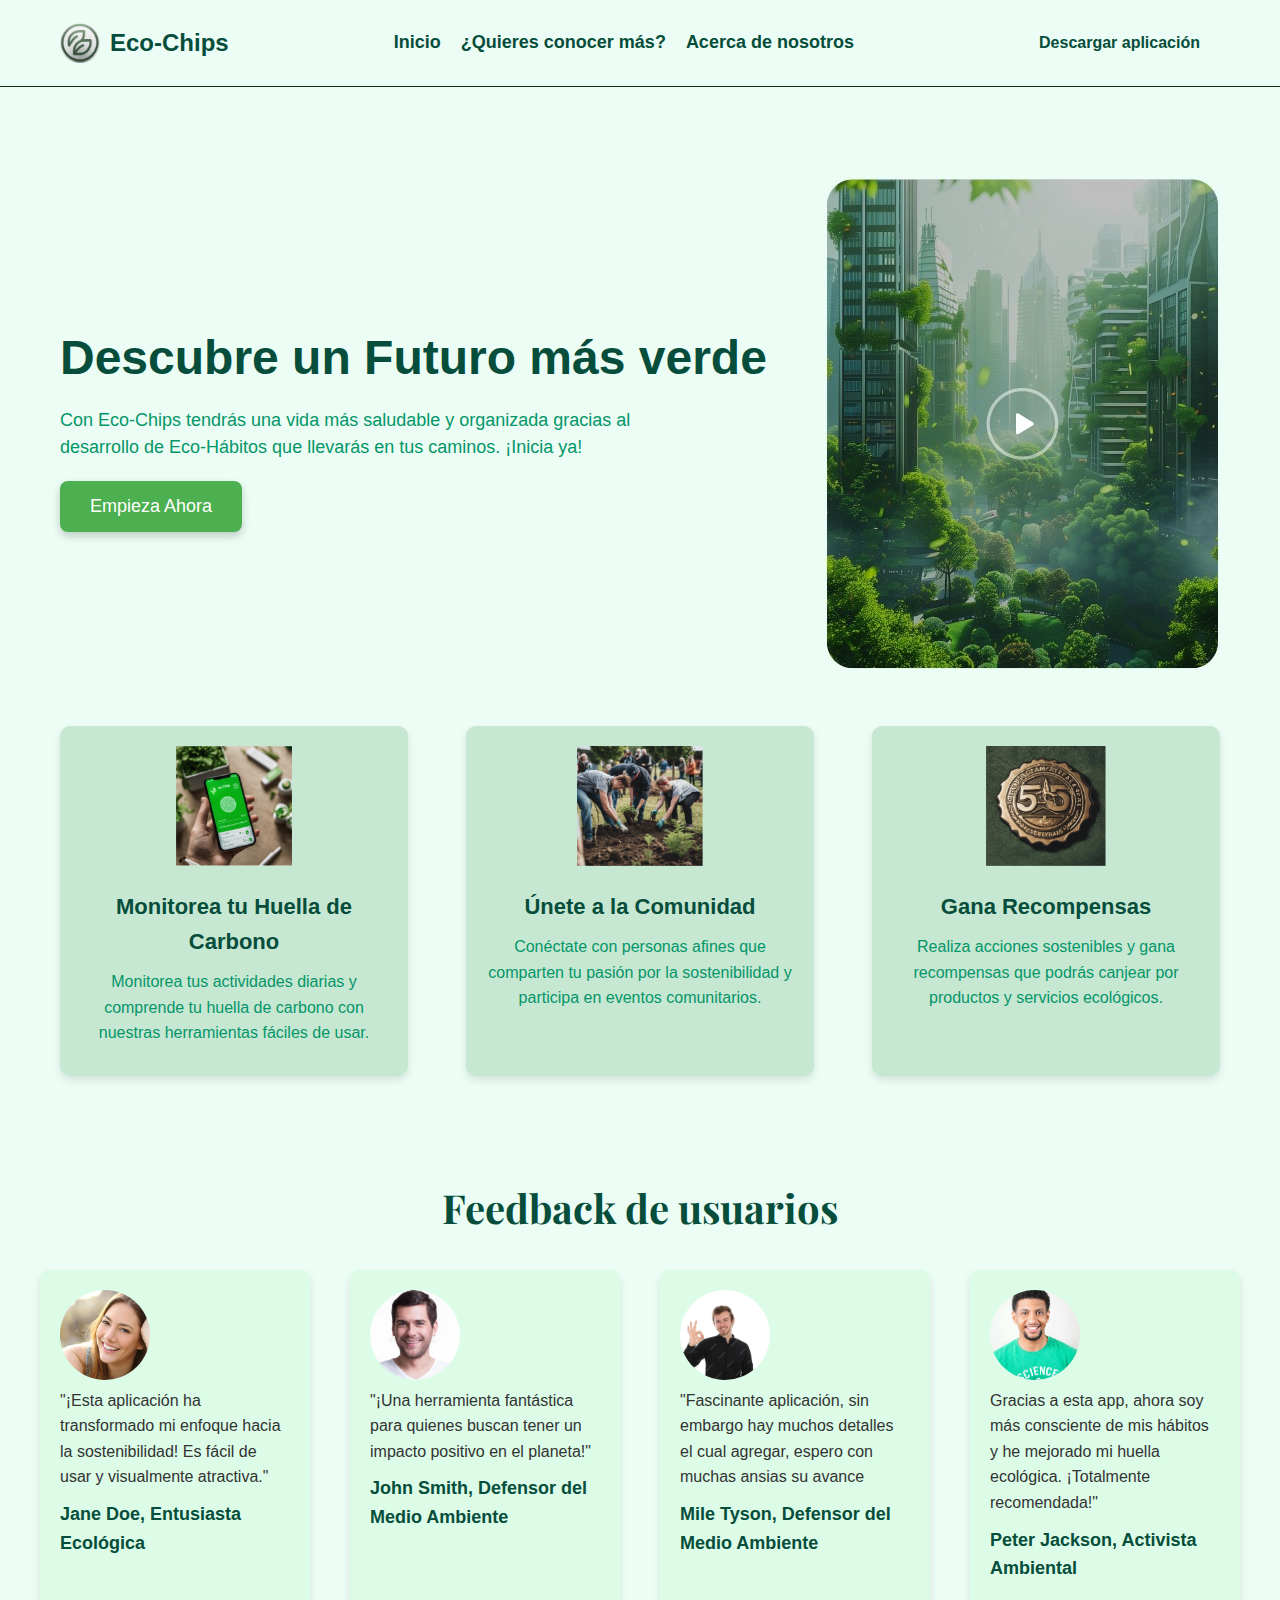
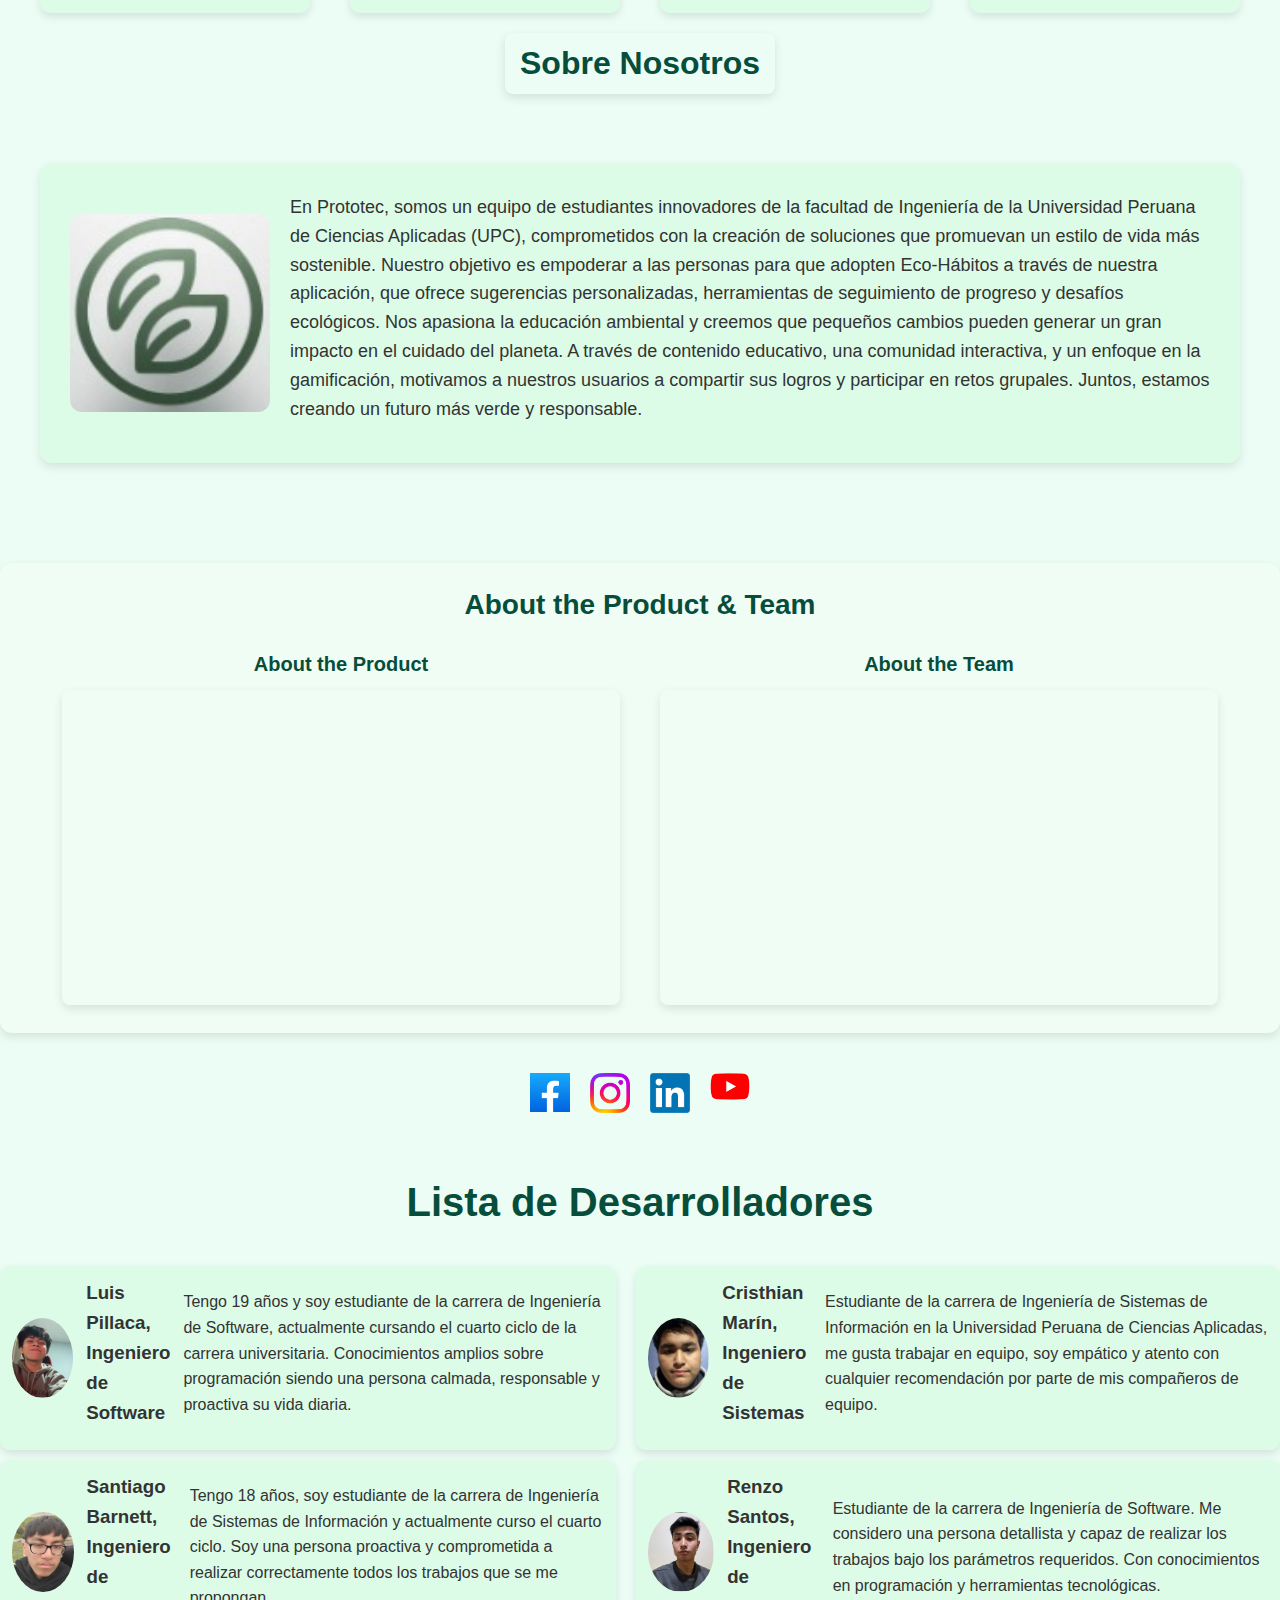
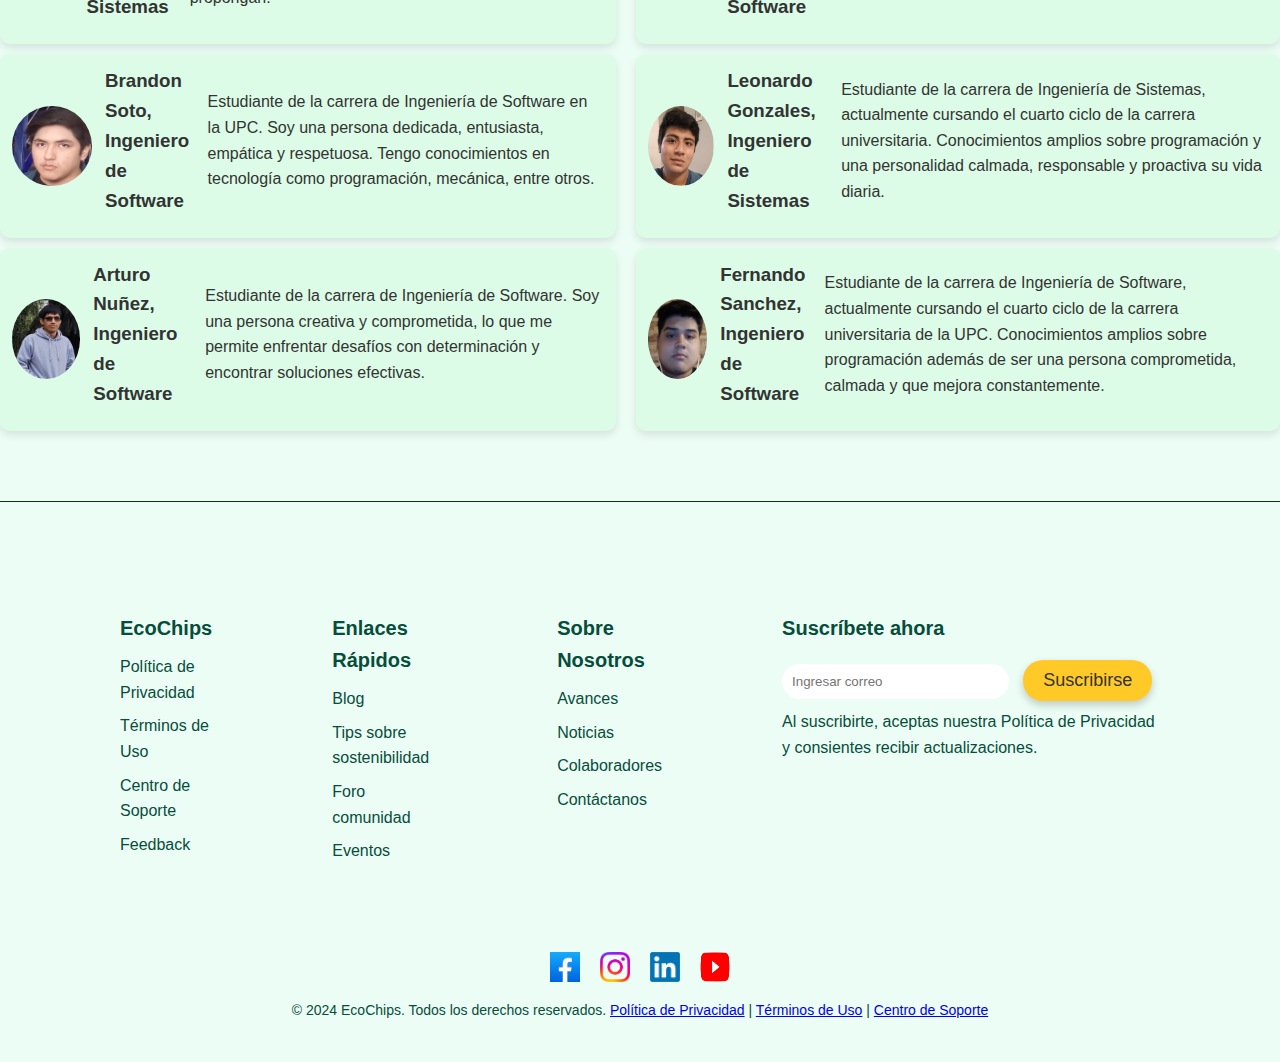
<file: index.html>
<!DOCTYPE html>
<html lang="es">
    <head>
        <meta charset="UTF-8">
        <meta name="viewport" content="width=device-width, initial-scale=1.0, maximum-scale=1.0">
        <link href="https://fonts.googleapis.com/css2?family=Playfair+Display:wght@400;700&display=swap" rel="stylesheet">
        <link rel="stylesheet" href="Assets/Styles/index.css">
        <title>EcoChips - Descubre un Futuro más Verde</title>
    </head>
    
    <body>
        <main>
            <!-- Encabezado con logo y navegación -->
            <header>
                <div class="header-container">
                    <!-- Logo y nombre del sitio -->
                    <div class="logo">
                        <img src="Assets/img/ecochips-logooo.jpg" alt="Logo de EcoChips">
                        <span>Eco-Chips</span>
                    </div>

                    <!-- Navegación principal -->
                    <nav>
                        <ul>
                            <li><a href="#">Inicio</a></li>
                            <li><a href="#" id="more">¿Quieres conocer más?</a></li>
                            <li><a href="#" id="about">Acerca de nosotros</a></li>
                        </ul>
                    </nav>

                    <!-- Botón de Descargar aplicación -->
                    <div class="download-app">
                        <a href="#" class="download-button">Descargar aplicación</a>
                    </div>
                </div>
                <hr>
            </header>
            
            <section class="Inicio-Pagina">
                <div class="Parte-1">
                    <h1>Descubre un Futuro más verde</h1>
                    <p>
                        Con Eco-Chips tendrás una vida más saludable y organizada gracias al desarrollo de Eco-Hábitos que llevarás en tus caminos. 
                        ¡Inicia ya!
                    </p>
                    <button id="abrirModal">Empieza Ahora</button>
                </div>

                <div id="modal" class="modal">
                    <div class="contenido-modal">
                        <span class="cerrar">&times;</span>
                        <!-- Formulario de Login -->
                        <div id="formularioLogin">
                            <h2>Iniciar Sesión</h2>
                            <form id="loginForm" novalidate>
                                <label for="correo">Correo Electrónico:</label>
                                <input type="email" id="correo" placeholder="ejemplo@gmail.com" required>
                                <label for="contraseña">Contraseña:</label>
                                <input 
                                    type="password" 
                                    id="contraseña" 
                                    placeholder="Mínimo 8 caracteres" 
                                    pattern=".{8,}" 
                                    title="La contraseña debe tener al menos 8 caracteres." 
                                    required>
                                <button type="submit">Iniciar Sesión</button>
                                <p id="errorLogin" class="mensaje-error" style="display:none;">Por favor, revisa tus credenciales.</p>
                            </form>
                            <p>¿No tienes cuenta? <a href="#" id="cambiarARegistro" type="button">Regístrate acá</a></p>
                        </div>
                        <!-- Formulario de Registro -->
                        <div id="formularioRegistro" style="display: none;">
                            <h2>Registrarse</h2>
                            <form id="registerForm" novalidate>
                                <label for="nombre">Nombre Completo:</label>
                                <input type="text" id="nombre" placeholder="Nombre y Apellido" required>
                                <label for="correoRegistro">Correo Electrónico:</label>
                                <input 
                                    type="email" 
                                    id="correoRegistro" 
                                    placeholder="ejemplo@gmail.com" 
                                    pattern="[a-z0-9._%+-]+@[a-z0-9.-]+\.[a-z]{2,}$" 
                                    title="Introduce un correo válido (ejemplo@gmail.com)." 
                                    required>
                                <label for="contraseñaRegistro">Contraseña:</label>
                                <input 
                                    type="password" 
                                    id="contraseñaRegistro" 
                                    placeholder="Mínimo 8 caracteres, 1 mayúscula, 1 número"
                                    pattern="(?=.*\d)(?=.*[a-z])(?=.*[A-Z]).{8,}" 
                                    title="La contraseña debe tener al menos 8 caracteres, una mayúscula y un número." 
                                    required>
                                <label for="confirmarContraseña">Confirmar Contraseña:</label>
                                <input 
                                    type="password" 
                                    id="confirmarContraseña" 
                                    placeholder="Repite tu contraseña" 
                                    required>
                                <p id="errorRegistro" class="mensaje-error" style="display:none;">Las contraseñas no coinciden.</p>
                                <button type="submit">Crear Cuenta</button>
                            </form>
                            <p>¿Ya tienes una cuenta? <a href="#" id="cambiarALogin" type="button">Inicia Sesión acá</a></p>
                        </div>
                    </div>
                </div>

                <div class="Parte-2">
                    <img src="Assets/img/ciudad_verde.jpg" alt="">
                </div>
            </section>

            <!-- Sección principal -->
            <section class="main-section">
                <div class="card-container">
                    <div class="card">
                        <img src="Assets/img/telefono-ecochips.jpg" alt="Huella de Carbono">
                        <h3>Monitorea tu Huella de Carbono</h3>
                        <p>Monitorea tus actividades diarias y comprende tu huella de carbono con nuestras herramientas fáciles de usar.</p>
                    </div>
                    <div class="card">
                        <img src="Assets/img/plantando-arbol.jpg" alt="Únete a la Comunidad">
                        <h3>Únete a la Comunidad</h3>
                        <p>Conéctate con personas afines que comparten tu pasión por la sostenibilidad y participa en eventos comunitarios.</p>
                    </div>
                    <div class="card">
                        <img src="Assets/img/monedarecompensa.jpg" alt="Gana Recompensas">
                        <h3>Gana Recompensas</h3>
                        <p>Realiza acciones sostenibles y gana recompensas que podrás canjear por productos y servicios ecológicos.</p>
                    </div>
                </div>
            </section>
        
            <!-- Feedback de usuarios -->
            <section class="feedback-section">
                <h2>Feedback de usuarios</h2>
                <div class="feedback-container">
                    <div class="feedback-card">
                        <img src="Assets/img/jane-doe.jpg" alt="Jane Doe" class="feedback-img">
                        <div class="feedback-info">
                            <p>"¡Esta aplicación ha transformado mi enfoque hacia la sostenibilidad! Es fácil de usar y visualmente atractiva."</p>
                            <h4>Jane Doe, Entusiasta Ecológica</h4>
                        </div>
                    </div>
                    <div class="feedback-card">
                        <img src="Assets/img/john-smith.jpg" alt="John Smith" class="feedback-img">
                        <div class="feedback-info">
                            <p>"¡Una herramienta fantástica para quienes buscan tener un impacto positivo en el planeta!"</p>
                            <h4>John Smith, Defensor del Medio Ambiente</h4>
                        </div>
                    </div>
                    <div class="feedback-card">
                        <img src="Assets/img/Hombre.jpg" alt="Mile Tyson" class="feedback-img">
                        <div class="feedback-info">
                            <p>"Fascinante aplicación, sin embargo hay muchos detalles el cual agregar, espero con muchas ansias su avance</p>
                            <h4>Mile Tyson, Defensor del Medio Ambiente</h4>    
                        </div>
                    </div>
                    <div class="feedback-card">
                        <img src="Assets/img/Peter.jpg" alt="Peter Jackson" class="feedback-img">
                        <div class="feedback-info">
                            <p>Gracias a esta app, ahora soy más consciente de mis hábitos y he mejorado mi huella ecológica. ¡Totalmente recomendada!"</p>
                            <h4>Peter Jackson, Activista Ambiental</h4>
                        </div>
                    </div>
                </div>
            </section>
        
            <section class="SobreNosotros-section">
                <div class="SobreNosotros-box">
                    <img src="Assets/img/ecochips-logooo.jpg" alt="Eco-Chips Logo" class="EcoChips-logo">
                    <div class="SobreNosotros-text">
                        <h2>Sobre Nosotros</h2>
                        <p>
                            En Prototec, somos un equipo de estudiantes innovadores de la facultad de Ingeniería de la Universidad Peruana de Ciencias Aplicadas (UPC), 
                            comprometidos con la creación de soluciones que promuevan un estilo de vida más sostenible. Nuestro objetivo es empoderar a las personas para 
                            que adopten Eco-Hábitos a través de nuestra aplicación, que ofrece sugerencias personalizadas, herramientas de seguimiento de progreso y desafíos 
                            ecológicos.
                            Nos apasiona la educación ambiental y creemos que pequeños cambios pueden generar un gran impacto en el cuidado del planeta. A través de contenido 
                            educativo, una comunidad interactiva, y un enfoque en la gamificación, motivamos a nuestros usuarios a compartir sus logros y participar en retos 
                            grupales. Juntos, estamos creando un futuro más verde y responsable.
                        </p>
                    </div>
                </div>
            </section>
            <section class="videos-section">
                <h2>About the Product & Team</h2>
                <div class="video-container">
                    <div class="video-box">
                        <h3>About the Product</h3>
                        <iframe width="560" height="315" src="https://www.youtube.com/embed/2sAJfvCYBfc" title="About the Product" frameborder="0" allow="accelerometer; autoplay; clipboard-write; encrypted-media; gyroscope; picture-in-picture" allowfullscreen></iframe>
                    </div>
                    <div class="video-box">
                        <h3>About the Team</h3>
                        <iframe width="560" height="315" src="https://www.youtube.com/embed/A03yRfdCyDk" title="About the Team" frameborder="0" allow="accelerometer; autoplay; clipboard-write; encrypted-media; gyroscope; picture-in-picture" allowfullscreen></iframe>
                    </div>
                </div>                                          
            </section>
            
            <footer>
                <div class="logos-sociales">
                        <a href="https://www.facebook.com/profile.php?id=61568645767958" target="_blank">
                            <img src="Assets/img/facebooklogo.jpg" alt="Facebook" />
                        </a>
                        <a href="https://www.instagram.com/eco_chips_sx48/" target="_blank">
                            <img src="Assets/img/Instagram-logo-PNG-small-size.png" alt="Instagram" />
                        </a>
                        <a href="https://www.linkedin.com/in/eco-chips-barnett-urtecho-0453a4339/" target="_blank">
                            <img src="Assets/img/Linkedln.png" alt="LinkedIn" />
                        </a>
                        <a href="https://www.youtube.com/channel/UCNMQtIykydNEZrpLq8xLLiQ" target="_blank">
                            <img src="Assets/img/yt-logo.png" alt="Youtube" />
                        </a>

                </div>
            </footer>
        
            <section class="Desarrolladores-section">
                <h2>Lista de Desarrolladores</h2>
                <div class="Lista">
                    <div class="Columna">
                        <div class="BoxDesarrolladores">
                            <img src="Assets/img/luis pillaca.jpg" alt="Luis Pillaca">
                            <h3>Luis Pillaca, Ingeniero de Software</h3>
                            <p>Tengo 19 años y soy estudiante de la carrera de Ingeniería de Software, actualmente cursando el cuarto ciclo de la carrera universitaria. Conocimientos amplios sobre programación siendo una persona calmada, responsable y proactiva su vida diaria.</p>
                        </div>
                        <div class="BoxDesarrolladores">
                            <img src="Assets/img/santiago barnett.jpg" alt="Santiago Barnett">
                            <h3>Santiago Barnett, Ingeniero de Sistemas</h3>
                            <p>Tengo 18 años, soy estudiante de la carrera de Ingeniería de Sistemas de Información y actualmente curso el cuarto ciclo. Soy una persona proactiva y comprometida a realizar correctamente todos los trabajos que se me propongan.</p>
                        </div>
                        <div class="BoxDesarrolladores">
                            <img src="Assets/img/brandon soto.jpg" alt="Brandon Soto">
                            <h3>Brandon Soto, Ingeniero de Software</h3>
                            <p>Estudiante de la carrera de Ingeniería de Software en la UPC. Soy una persona dedicada, entusiasta, empática y respetuosa. Tengo conocimientos en tecnología como programación, mecánica, entre otros.</p>
                        </div>
                        <div class="BoxDesarrolladores">
                            <img src="Assets/img/andy nuñez.jpg" alt="Arturo Nuñez">
                            <h3>Arturo Nuñez, Ingeniero de Software</h3>
                            <p>Estudiante de la carrera de Ingeniería de Software. Soy una persona creativa y comprometida, lo que me permite enfrentar desafíos con determinación y encontrar soluciones efectivas.</p>
                        </div>
                    </div>
                    <div class="Columna">
                        <div class="BoxDesarrolladores">
                            <img src="Assets/img/christian marin.jpg" alt="Cristhian Marín">
                            <h3>Cristhian Marín, Ingeniero de Sistemas</h3>
                            <p>Estudiante de la carrera de Ingeniería de Sistemas de Información en la Universidad Peruana de Ciencias Aplicadas, me gusta trabajar en equipo, soy empático y atento con cualquier recomendación por parte de mis compañeros de equipo.</p>
                        </div>
                        <div class="BoxDesarrolladores">
                            <img src="Assets/img/renzo santos.jpg" alt="Renzo Santos">
                            <h3>Renzo Santos, Ingeniero de Software</h3>
                            <p>Estudiante de la carrera de Ingeniería de Software. Me considero una persona detallista y capaz de realizar los trabajos bajo los parámetros requeridos. Con conocimientos en programación y herramientas tecnológicas.</p>
                        </div>
                        <div class="BoxDesarrolladores">
                            <img src="Assets/img/leonardo gonzales.jpg" alt="Leonardo Gonzales">
                            <h3>Leonardo Gonzales, Ingeniero de Sistemas</h3>
                            <p>Estudiante de la carrera de Ingeniería de Sistemas, actualmente cursando el cuarto ciclo de la carrera universitaria. Conocimientos amplios sobre programación y una personalidad calmada, responsable y proactiva su vida diaria.</p>
                        </div>
                        <div class="BoxDesarrolladores">
                            <img src="Assets/img/fernando sanchez.jpg" alt="Fernando Sanchez">
                            <h3>Fernando Sanchez, Ingeniero de Software</h3>
                            <p>Estudiante de la carrera de Ingeniería de Software, actualmente cursando el cuarto ciclo de la carrera universitaria de la UPC. Conocimientos amplios sobre programación además de ser una persona comprometida, calmada y que mejora constantemente.</p>
                        </div>
                    </div>
                </div>
            </section>
            <hr>
            <!-- Footer -->
            <footer class="footer-section">
                <div class="footer-content">
                    <div class="footer-column">
                        <h4>EcoChips</h4>
                        <ul>
                            <li><a href="privacidad.html">Política de Privacidad</a></li>
                            <li><a href="terminos.html">Términos de Uso</a></li>
                            <li><a href="soporte.html">Centro de Soporte</a></li>
                            <li><a id="feed" href="#">Feedback</a></li>
                        </ul>
                    </div>
                    <div class="footer-column">
                        <h4>Enlaces Rápidos</h4>
                        <ul>
                            <li><a href="https://sostenibleosustentable.com/es/derechos-sociales/blogs-sobre-sostenibilidad-mas-interesantes/" target="_blank">Blog</a></li>
                            <li><a href="https://www.conservation.org/la-naturaleza-nos-habla/tips-para-una-vida-sostenible" target="_blank">Tips sobre sostenibilidad</a></li>
                            <li><a href="#">Foro comunidad</a></li>
                            <li><a href="https://www.ostelea.com/evento-sostenible#:~:text=Un%20evento%20sostenible%20es%20aquel,responsables%20con%20los%20recursos%20naturales." target="_blank">Eventos</a></li>
                        </ul>
                    </div>
                    <div class="footer-column">
                        <h4>Sobre Nosotros</h4>
                        <ul>
                            <li><a href="https://github.com/Santibu1/IHC-Grupo-3" target="_blank">Avances</a></li>
                            <li><a href="https://elcomercio.pe/noticias/medio-ambiente/#google_vignette" target="_blank">Noticias</a></li>
                            <li><a href="https://discord.gg/4f4ncmZw" target="_blank">Colaboradores</a></li>
                            <li><a href="#" id="contact">Contáctanos</a></li>
                        </ul>
                    </div>
                    <div class="footer-column">
                        <h4>Suscríbete ahora</h4>
                        <form class="subscribe-form">
                            <input type="email" placeholder="Ingresar correo">
                            <button>Suscribirse</button>
                        </form>
                        <p>Al suscribirte, aceptas nuestra Política de Privacidad y consientes recibir actualizaciones.</p>
                    </div>
                </div>
                <div class="social-icons">
                    <a href="https://www.facebook.com/profile.php?id=61568645767958" target="_blank">
                        <img src="Assets/img/facebooklogo.jpg" alt="Facebook" />
                    </a>
                    <a href="https://www.instagram.com/eco_chips_sx48/" target="_blank">
                        <img src="Assets/img/Instagram-logo-PNG-small-size.png" alt="Instagram" />
                    </a>
                    <a href="https://www.linkedin.com/in/eco-chips-barnett-urtecho-0453a4339/" target="_blank">
                        <img src="Assets/img/Linkedln.png" alt="LinkedIn" />
                    </a>
                    <a href="https://www.youtube.com/channel/UCNMQtIykydNEZrpLq8xLLiQ" target="_blank">
                        <img src="Assets/img/yt-logo.png" alt="Youtube" />
                    </a>
                </div>
                <div class="copyright">
                    © 2024 EcoChips. Todos los derechos reservados. <a href="privacidad.html">Política de Privacidad</a> | <a href="terminos.html">Términos de Uso</a> | <a href="soporte.html">Centro de Soporte</a>
                </div>
            </footer> 
            <div class="modalcontact" id="contactmodal">
                <div class="modal-contact-contend">
                    <span class="cerrar" onclick="closeModal('contactmodal')">&times;</span>
                    <img src="Assets/img/ecochips-logooo.jpg" alt="Eco Chips Logo" class="modal-logo">
                    <h3>Eco Chips</h3>
                    <p><strong>Teléfono:</strong> (01) 2354523</p>
                    <p><strong>Dirección:</strong> Av. Benavides 201</p>
                </div>
            </div>
            <script src="Assets/Scripts/main.js"></script>
        </main>
   </body>
</html>
</file>
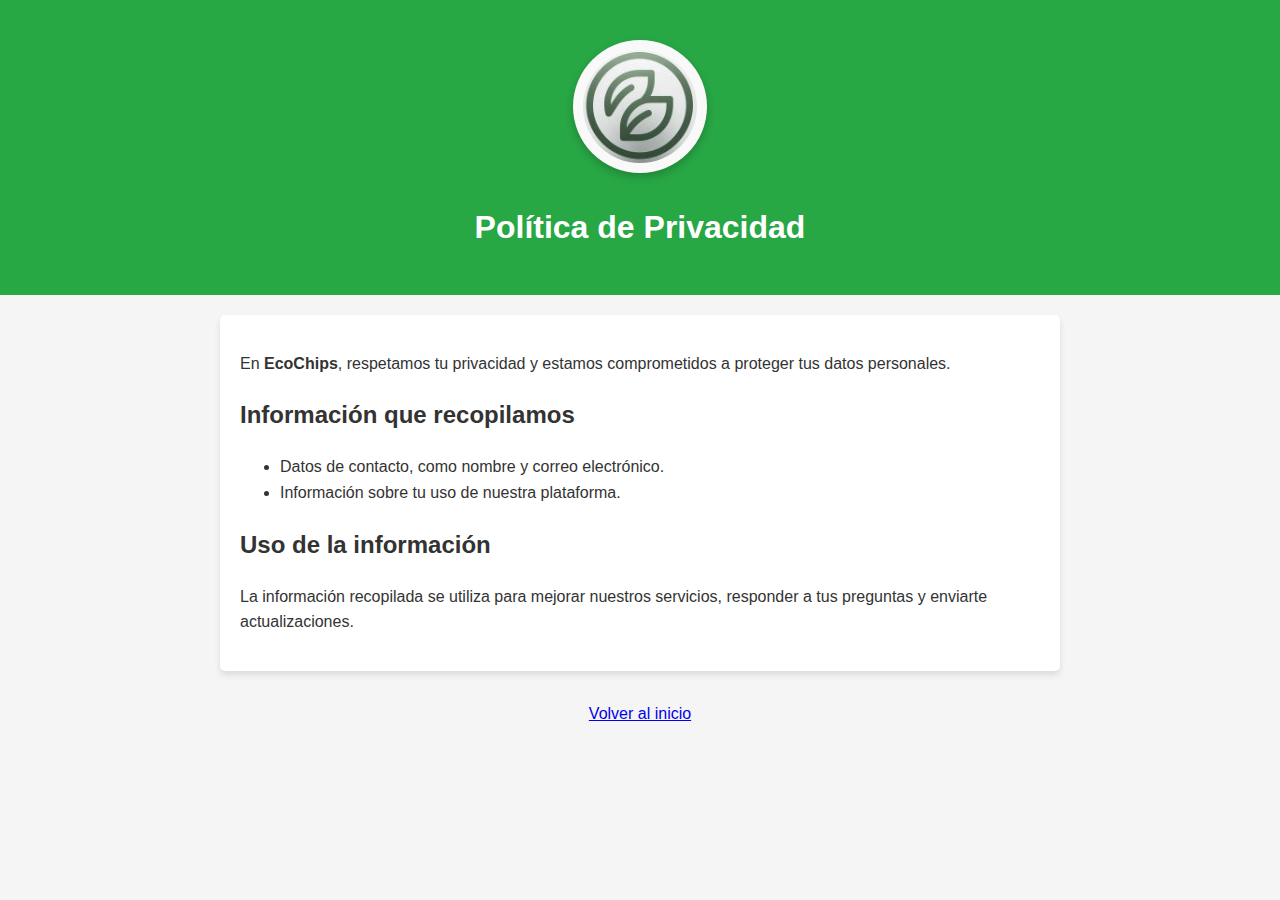
<file: privacidad.html>
<!DOCTYPE html>
<html lang="es">
<head>
    <meta charset="UTF-8">
    <meta name="viewport" content="width=device-width, initial-scale=1.0">
    <title>Política de Privacidad</title>
    <link rel="stylesheet" href="Assets/Styles/apartado.css">
</head>
<body>
    <header>
        <div class="header-container">

            <div class="logo">
                <img src="Assets/img/ecochips-logooo.jpg" alt="Logo de EcoChips">
            </div>
        <h1>Política de Privacidad</h1>
    </header>
    <main>
        <p>En <strong>EcoChips</strong>, respetamos tu privacidad y estamos comprometidos a proteger tus datos personales.</p>
        <h2>Información que recopilamos</h2>
        <ul>
            <li>Datos de contacto, como nombre y correo electrónico.</li>
            <li>Información sobre tu uso de nuestra plataforma.</li>
        </ul>
        <h2>Uso de la información</h2>
        <p>La información recopilada se utiliza para mejorar nuestros servicios, responder a tus preguntas y enviarte actualizaciones.</p>
    </main>
    <footer>
        <a href="index.html">Volver al inicio</a>
    </footer>
</body>
</html>
</file>
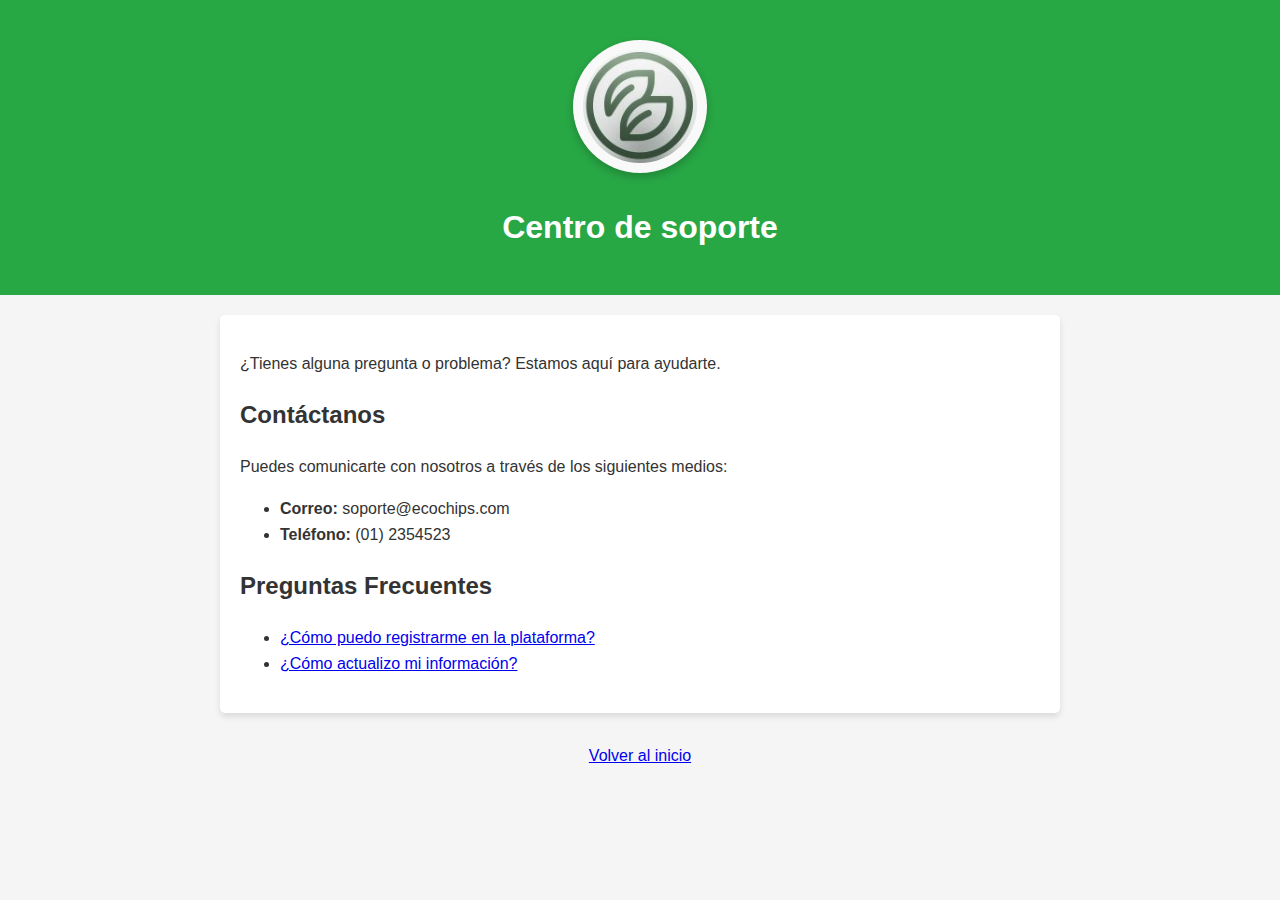
<file: soporte.html>
<!DOCTYPE html>
<html lang="es">
<head>
    <meta charset="UTF-8">
    <meta name="viewport" content="width=device-width, initial-scale=1.0">
    <title>Centro de Soporte</title>
    <link rel="stylesheet" href="Assets/Styles/apartado.css">
</head>
<body>
    <header>
        <div class="logo">
            <img src="Assets/img/ecochips-logooo.jpg" alt="Logo de EcoChips">
        </div>       
        <h1>Centro de soporte</h1>
    </header>
    <main>
        <p>¿Tienes alguna pregunta o problema? Estamos aquí para ayudarte.</p>
        <h2>Contáctanos</h2>
        <p>Puedes comunicarte con nosotros a través de los siguientes medios:</p>
        <ul>
            <li><strong>Correo:</strong> soporte@ecochips.com</li>
            <li><strong>Teléfono:</strong> (01) 2354523</li>
        </ul>
        <h2>Preguntas Frecuentes</h2>
        <ul>
            <li><a href="#">¿Cómo puedo registrarme en la plataforma?</a></li>
            <li><a href="#">¿Cómo actualizo mi información?</a></li>
        </ul>
    </main>
    <footer>
        <a href="index.html">Volver al inicio</a>
    </footer>
</body>
</html>
</file>
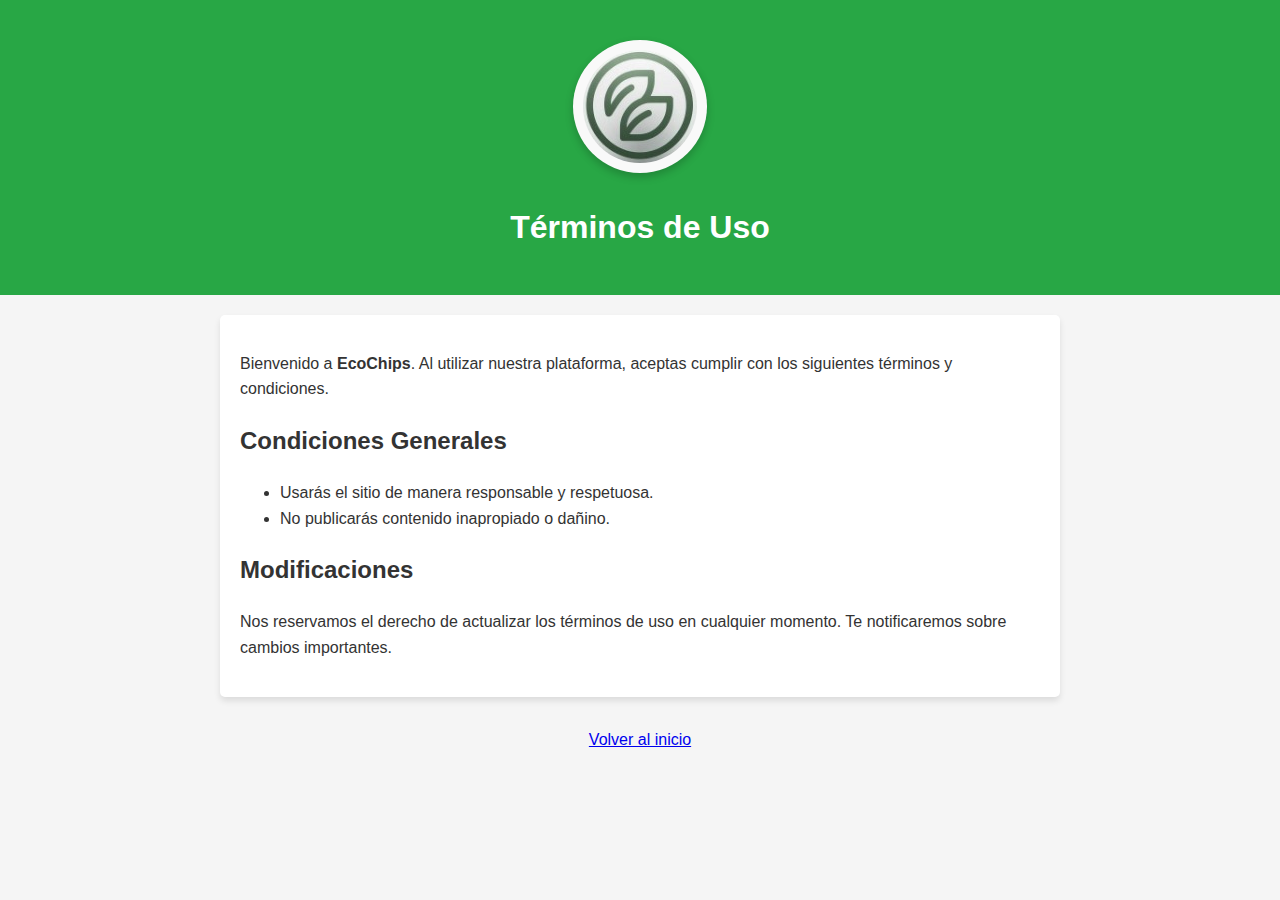
<file: terminos.html>
<!DOCTYPE html>
<html lang="es">
<head>
    <meta charset="UTF-8">
    <meta name="viewport" content="width=device-width, initial-scale=1.0">
    <title>Términos de Uso</title>
    <link rel="stylesheet" href="Assets/Styles/apartado.css">
</head>
<body>
    <header>

        <div class="logo">
            <img src="Assets/img/ecochips-logooo.jpg" alt="Logo de EcoChips">
        </div>       
        <h1>Términos de Uso</h1>
    </header>
    <main>
        <p>Bienvenido a <strong>EcoChips</strong>. Al utilizar nuestra plataforma, aceptas cumplir con los siguientes términos y condiciones.</p>
        <h2>Condiciones Generales</h2>
        <ul>
            <li>Usarás el sitio de manera responsable y respetuosa.</li>
            <li>No publicarás contenido inapropiado o dañino.</li>
        </ul>
        <h2>Modificaciones</h2>
        <p>Nos reservamos el derecho de actualizar los términos de uso en cualquier momento. Te notificaremos sobre cambios importantes.</p>
    </main>
    <footer>
        <a href="index.html">Volver al inicio</a>
    </footer>
</body>
</html>
</file>
<file: Assets/Styles/index.css>
* {
    margin: 0;
    padding: 0;
    box-sizing: border-box;
    font-family: 'Lato', sans-serif;
}

body {
    background-color: #ECFDF5;
    color: #333;
    line-height: 1.6;
}

h1, h2, h3, h4, p {
    margin-bottom: 10px;
}

/* Estilo de encabezado */
header {
    background-color: #ECFDF5;
    padding: 20px 0;
    color: #064E3B;
}

.header-container {
    display: flex;
    justify-content: space-between;
    align-items: center;
    max-width: 1200px;
    margin: 0 auto;
    padding: 0 20px;
}

.logo {
    display: flex;
    align-items: center;
}

.logo img {
    width: 40px;
    margin-right: 10px;
    border-radius: 50%; 
}

.logo span {
    font-size: 24px;
    font-weight: bold;
}

nav ul {
    list-style: none;
    display: flex;
    gap: 20px;
}

nav ul li a {
    color: #064E3B;
    text-decoration: none;
    font-size: 18px;
    font-weight: bold;
}

nav ul li a:hover {
    text-decoration: underline;
}

/* Botón de descarga */
.download-app {
    display: flex;
    align-items: center;
}

.download-button {
    background-color: #ECFDF5;
    color: #064E3B;
    padding: 10px 20px;
    border-radius: 20px;
    text-decoration: none;
    font-weight: bold;
}

.download-button:hover {
    background-color: #98b6a8;
}

/* Sección de inicio */
.Inicio-Pagina {
    display: flex;
    justify-content: space-between;
    align-items: center;
    max-width: 1200px;
    margin: 50px auto;
    padding: 0 20px;
}
.Inicio-Pagina img {
    max-width: 100%;
    height: auto;
    border-radius: 10px;
}
.Parte-1 h1 {
    font-size: 48px;
    color: #064E3B;
}

.Parte-1 p {
    font-size: 18px;
    margin-bottom: 20px;
    max-width: 600px;
    line-height: 1.5;
    justify-content: center;
    color: #059669;
}

.Parte-1 h4 {
    color: #ffffff;
    font-size: 15px;
    cursor: pointer;
    padding: 5px 20px;
    margin-right: 10px;
    width: 40%;
    border-radius: 20px;
    text-decoration: none;
    font-weight: bold;
    background-color: #65A30D
    
}
.modal {
    display: none;
    position: fixed;
    z-index: 1;
    left: 0;
    top: 0;
    width: 100%;
    height: 100%;
    overflow: auto;
    background-color: rgba(0, 0, 0, 0.5);
    transition: opacity 0.3s ease;
}

.contenido-modal {
    background-color: #fff;
    margin: 10% auto;
    padding: 20px;
    border-radius: 5px;
    width: 80%;
    max-width: 400px;
    text-align: center;
}

.cerrar {
    color: #aaa;
    float: right;
    font-size: 28px;
    font-weight: bold;
    cursor: pointer;
}

.cerrar:hover,
.cerrar:focus {
    color: black;
    text-decoration: none;
    cursor: pointer;
}

button {
    background-color: #4CAF50;
    color: white;
    padding: 15px 30px;
    border: none;
    border-radius: 8px;
    cursor: pointer;
    font-size: 18px;
    transition: background-color 0.3s, transform 0.2s, box-shadow 0.3s;
    box-shadow: 0 4px 8px rgba(0, 0, 0, 0.2); 
}

button:hover {
    background-color: #45a049;
    transform: scale(1.05); 
    box-shadow: 0 6px 12px rgba(0, 0, 0, 0.3); 
}
form input {
    width: 90%;
    padding: 10px;
    margin: 10px 0;
    border: 1px solid #ccc;
    border-radius: 5px;
}

form input.valid {
    border-color: #4CAF50;
}

form input.invalid {
    border-color: #f44336;
}

input:focus {
    border-color: #4CAF50;
    outline: none;
}

p a {
    color: #4CAF50;
    font-weight: bold;
    text-decoration: none;
}

p a:hover {
    color: #45a049;
}

.mensaje-error {
    color: red;
    font-size: 0.9em;
    margin-top: 5px;
    display: none;
    text-align: left;
}

/* Estilo para el cambio entre Login y Registro */
#formularioRegistro {
    display: none;
}

#formularioLogin {
    display: block;
}

.Parte-2 img {
    max-width: 100%;
    height: auto;
}


.SobreNosotros-section {
    background-color: #ECFDF5; 
    position: relative; 
    padding: 60px 20px; 
}

.SobreNosotros-box {
    display: flex;
    flex-direction: row; 
    align-items: center; 
    max-width: 1200px; 
    margin: 40px auto 0; 
    padding: 30px; 
    border-radius: 12px; 
    box-shadow: 0 4px 10px rgba(0, 0, 0, 0.1); 
    gap: 20px; 
    background-color: #DCFCE7; 
}
.SobreNosotros-logo {
    width: 180px; 
    height: auto;
}
.EcoChips-logo {
    width: 200px; 
    height: auto;
    border-radius: 12px; 
}

.SobreNosotros-text {
    flex: 1; 
}

.SobreNosotros-text h2 {
    position: absolute; 
    top: -30px; 
    left: 50%; 
    transform: translateX(-50%); 
    font-size: 32px; 
    font-weight: bold;
    color: #064E3B; 
    padding: 5px 15px; 
    border-radius: 8px; 
    box-shadow: 0 4px 10px rgba(0, 0, 0, 0.1); 
    font-family: 'Arial', sans-serif;
}

.SobreNosotros-text p {
    font-size: 18px; /* Tamaño del texto */
    line-height: 1.6; /* Espaciado entre líneas */
    color: #333333; /* Color del texto */
}

.logos-sociales {
    display: flex;
    justify-content: center;
    margin-top: 20px;
    background-color: #ECFDF5;
}

.logos-sociales img {
    width: 40px;
    margin: 0 10px;
    cursor: pointer;
    transition: transform 0.3s ease;

}

.logos-sociales img:hover {
    transform: scale(1.1);
}
.videos-section {
    text-align: center;
    margin: 40px auto;
    padding: 20px;
    background-color: #F0FDF4;
    border-radius: 12px;
    box-shadow: 0 4px 10px rgba(0, 0, 0, 0.1);
}

.videos-section h2 {
    font-size: 28px;
    color: #064E3B;
    margin-bottom: 20px;
}

.video-container {
    display: flex;
    justify-content: center; 
    gap: 40px; 
    flex-wrap: wrap; 
}

.video-box {
    text-align: center;
    flex: 1;
    max-width: 45%; 
}

.video-box h3 {
    font-size: 20px;
    color: #064E3B;
    margin-bottom: 10px;
}

iframe {
    width: 100%;
    max-width: 560px; 
    height: 315px;
    border-radius: 8px;
    box-shadow: 0 4px 10px rgba(0, 0, 0, 0.1);
}
/* Sección principal de tarjetas */
.main-section {
    max-width: 1200px;
    margin: 50px auto;
    padding: 0 20px;
    text-align: center;
}

.card-container {
    display: flex;
    justify-content: space-between;
    gap: 20px;
}

.card {
    background-color: #c6e7d2;
    border-radius: 10px;
    box-shadow: 0 4px 8px rgba(0, 0, 0, 0.1);
    padding: 20px;
    width: 30%;
    transition: transform 0.3s ease;
}

.card:hover {
    transform: scale(1.05);
}

.card img {
    max-width: 100%;
    height: 120px;
    margin-bottom: 15px;
    object-fit: cover;
}

.card h3 {
    font-size: 22px;
    color: #064E3B;
    margin-bottom: 10px;
}

.card p {
    font-size: 16px;
    color: #059669;
}

/* Feedback de usuarios */
.feedback-section {
    background-color: #ECFDF5;
    padding: 50px 0;
    text-align: center;
}

.feedback-section h2 {
    color: #064E3B;
    font-family: 'Playfair Display', serif;
    font-size: 2.5rem;
    margin-bottom: 30px;
}

.feedback-container {
    display: flex;
    justify-content: center;
    gap: 40px; 
    max-width: 1200px;
    margin: 0 auto;
    flex-wrap: wrap;
}

.feedback-card {
    flex: 1; 
    max-width: 300px; 
    height: auto; 
    text-align: left;
    background-color: #DCFCE7; 
    border-radius: 10px;
    box-shadow: 0 4px 8px rgba(0, 0, 0, 0.1);
    padding: 20px;
    transition: transform 0.3s ease, box-shadow 0.3s ease;
}

.feedback-card:hover {
    transform: translateY(-10px); /* Efecto al pasar el ratón */
    box-shadow: 0 6px 12px rgba(0, 0, 0, 0.2);
}

.feedback-img {
    width: 90px;
    height: 90px;
    border-radius: 50%;
    object-fit: cover;
    margin-right: 20px; 
}

.feedback-info {
    flex: 1; 
    text-align: left;
}

.feedback-info p {
    font-size: 16px;
    line-height: 1.6; /* Mejora la lectura */
    margin-bottom: 10px;
    color: #333; /* Contraste suave */
}

.feedback-info h4 {
    text-align: left; 
    font-size: 18px;
    font-weight: bold;
    color: #064E3B;
    margin-top: 10px;
}


/* Sección de desarrolladores */
.Desarrolladores-section {
    background-color: #ECFDF5;
    padding: 50px 0;
    text-align: center;
}

.Desarrolladores-section h2 {
    color: #064E3B;
    font-size: 2.5rem;
    font-weight: bold;
    margin-bottom: 2rem;
    font-family: 'Arial', sans-serif;
}

.Lista {
    display: flex;
    justify-content: center;
    gap: 20px; 
}

.Columna {
    display: flex;
    flex-direction: column;
    gap: 10px; 
}

.BoxDesarrolladores {
    display: flex;
    background-color: #DCFCE7;
    border-radius: 10px;
    box-shadow: 0 4px 8px rgba(0, 0, 0, 0.1);
    padding: 12px;
    text-align: left;
    align-items: center; 
    gap: 13px; 
}

.BoxDesarrolladores img {
    width: 80px;
    height: 80px;
    border-radius: 50%;
    object-fit: cover;
}

.Developer-info {
    flex: 1; 
}

.Developer-info h3 {
    color: #064E3B;
    font-size: 13px;
    margin-bottom: 10px;
    text-align: center; 
}

.Developer-info p {
    font-size: 9px;
    color: #064E3B;
    line-height: 1.5;
}


/* Footer */
.footer-section {
    background-color: #ECFDF5;
    color: #064E3B;
    padding: 30px ;
}

.footer-content {
    max-width: 1200px;
    margin: 0 auto;
    padding: 0 20px;
    display: flex;
    justify-content: space-between;
}
.footer-column{
    padding: 60px 
}

.footer-column h4 {
    font-size: 20px;
    margin-bottom: 10px;
}

.footer-column ul {
    list-style: none;
    padding: 0;
}

.footer-column ul li {
    margin-bottom: 8px;
}

.footer-column ul li a {
    color: #064E3B;
    text-decoration: none;
}

.footer-column ul li a:hover {
    text-decoration: underline;
}

.subscribe-form input {
    color:#064E3B;
    padding: 10px;
    border-radius: 20px;
    border: none;
    margin-right: 10px;
    width: 60%;
}

.subscribe-form button {
    padding: 10px 20px;
    border-radius: 20px;
    border: none;
    background-color: #ffca28;
    color: #333;
    cursor: pointer;
}

/* Social media icons */
.social-icons {
    display: flex;
    justify-content: center;
    margin-top: 20px;
}

.social-icons img {
    width: 30px;  
    height: 30px;
    margin: 0 10px;
    cursor: pointer;
    transition: transform 0.3s ease;
}

.social-icons img:hover {
    transform: scale(1.1); 
}


/* Estilo de copyright */
.copyright {
    text-align: center;
    padding: 10px 0;
    background-color: #ECFDF5;
    color: #064E3B;
    font-size:14px;
}

hr {
    border: 0;
    height: 1px;
    background-color: #123312; 
    margin: 20px 0; 
}
.modalcontact {
    display: none;
    position: fixed;
    top: 0;
    left: 0;
    width: 100%;
    height: 100%;
    background-color: rgba(0, 0, 0, 0.5);
    justify-content: center;
    align-items: center;
    z-index: 10;
}

.modal-contact-contend {
    width: 300px; 
    padding: 20px;
    background-color: #ffffff;
    border-radius: 10px;
    box-shadow: 0 4px 8px rgba(0, 0, 0, 0.2);
    position: relative; 
    text-align: center; 
    overflow: visible; 
}
.modal-logo {
    width: 80px; 
    height: auto;
    margin: 0 auto;
    display: block;
    margin-bottom: 15px; 
    border-radius: 50%; 
    background-color: #f9f9f9; 
    padding: 5px; 
    box-shadow: 0 4px 6px rgba(0, 0, 0, 0.1); 
}
.cerrar {
    float: right;
    font-size: 20px;
    cursor: pointer;
    color: red;
    margin-top: -10px;
    margin-right: -10px;
}
@media (max-width: 1024px) {
    .header-container {
        flex-direction: column;
        text-align: center;
    }

    .card-container { 
        flex-direction: column;
        gap: 10px;
    }

    .card {
        width: 100%;
    }

    .SobreNosotros-box {
        flex-direction: column;
        text-align: center;
    }

    .logos-sociales {
        justify-content: center;
    }

    .feedback-container {
        flex-direction: column;
        gap: 10px;
    }

    .feedback-card {
        width: 100%;
    }

    .Lista {
        flex-direction: column;
    }
    .footer-content {
        flex-direction: column; /* Cambia el diseño a una columna */
        align-items: center;
    }

    .footer-column {
        text-align: center; /* Centra el contenido */
        flex: 1 1 100%; /* Ocupa todo el ancho disponible */
    }

    .subscribe-form {
        display: flex;
        flex-direction: column;
        align-items: center;
    }

    .subscribe-form input {
        width: 90%; /* Ajusta el ancho del input */
        margin-bottom: 10px;
    }

    .social-icons {
        flex-wrap: wrap; /* Permite que los íconos se acomoden en varias filas si es necesario */
    }

    .copyright {
        text-align: center;
        margin-top: 10px;
        font-size: 12px;
    }
}
</file>
<file: Assets/Styles/apartado.css>
body {
    font-family: Arial, sans-serif;
    line-height: 1.6;
    margin: 0;
    padding: 0;
    background-color: #f5f5f5;
    color: #333;
}

header {
    background: #28a745;
    color: white;
    padding: 20px;
    text-align: center;
}

main {
    padding: 20px;
    margin: 20px auto;
    max-width: 800px;
    background: white;
    border-radius: 5px;
    box-shadow: 0 4px 6px rgba(0, 0, 0, 0.1);
}

footer {
    text-align: center;
    margin-top: 20px;
    padding: 10px;
}
.logo {
    text-align: center; 
    margin: 20px 0; 
}

.logo img {
    max-width: 150px; 
    height: auto; 
    border-radius: 50%; 
    box-shadow: 0 4px 8px rgba(0, 0, 0, 0.2); 
    background-color: #f9f9f9; 
    padding: 10px; 
}
</file>
